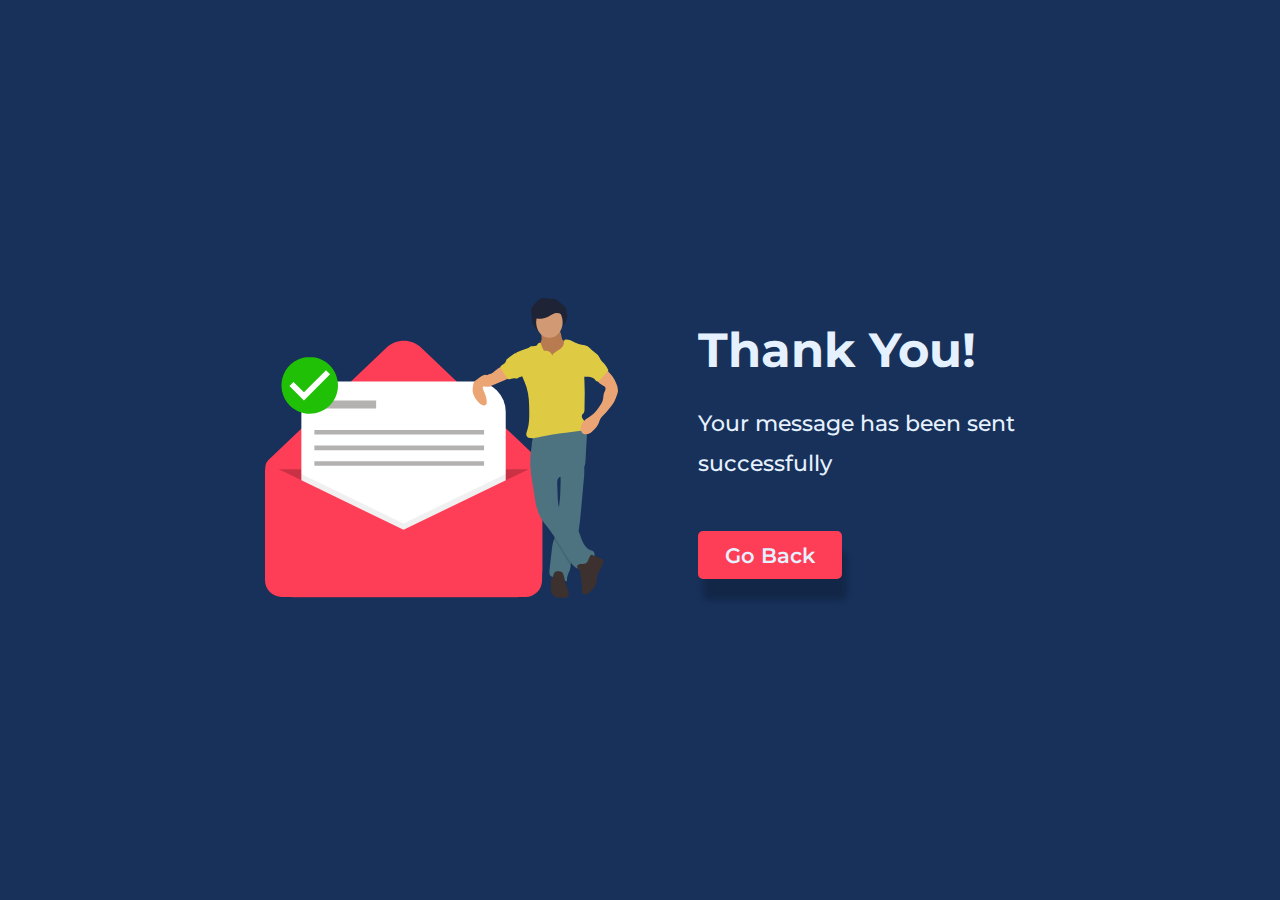
<file: message_send.html>
<!DOCTYPE html>
<html>
    <head>
        <meta charset="UTF-8">
        <meta name="theme-color" content="#294572"/>
        <meta name="viewport" content="width=device-width, initial-scale=1.0">
        <meta name="description" content="Mail send successfully">
        <title>Message Sent Successfully</title>

        <link rel="apple-touch-icon" sizes="180x180" href="./favicon/apple-touch-icon.png">
        <link rel="icon" type="image/png" sizes="32x32" href="./assets/favicon/favicon.png">
        <link rel="manifest" href="/site.webmanifest">
        <link href="https://fonts.googleapis.com/css?family=Montserrat:500,600,700&display=swap" rel="stylesheet">

        <style>
            *{
                margin: 0;
                padding: 0;
                box-sizing: border-box;
            }

            body{
                height: 100vh;
                background: #17315a;
                display: flex;
                align-items: center;
                justify-content: center;
                font-family: "Montserrat", sans-serif;
                color: rgb(230, 241, 255);
            }

            h1{
                font-size: 3rem;
                margin-bottom: 1.5rem;
            }

            p{
                font-size: 1.4rem;
                font-weight: 500;
                line-height: 2.5rem;
            }

            .image{
                padding-right: 5rem;
                height: 300px;
            }

            button{
                margin-top: 3rem;
                width: 9rem;
                height: 3rem;
                border-radius: 5px;
                cursor: pointer;
                color: rgb(230, 241, 255);
                font-family: "Montserrat", sans-serif;
                font-size: 1.3rem;
                font-weight: 600;
                display: flex;
                align-items: center;
                justify-content: center;
                background-color: #fe3e57;
                border: none;
                box-shadow: 5px 21px 6px rgba(0, 0, 0, 0.2);
                user-select: none;
                transition: 0.3s;
                transition-property: box-shadow;
            }
            @media only screen and (max-width: 900px){
                html{
                    font-size: 12px;
                }
                body{
                    flex-direction: column;
                }
                p{
                    text-align: center;
                }
                .content{
                    margin-top: 50px;
                    display: flex;
                    flex-direction: column;
                    align-items: center;
                }
                .image{
                    height: 30vh;
                    padding-right: 0;
                }
            }

        </style>
    </head>
    <body>
        <div class="img-div">
            <img class="image" src="./assets/img/message-send.svg" alt="Aliens taking the webpage">

        </div>
        <div class="content">
            <h1>Thank You!</h1>
            <p>Your message has been sent <br>successfully</p>
            <button onclick="window.history.back();">Go Back</button>
        </div>
    </body>
</html>
</file>
